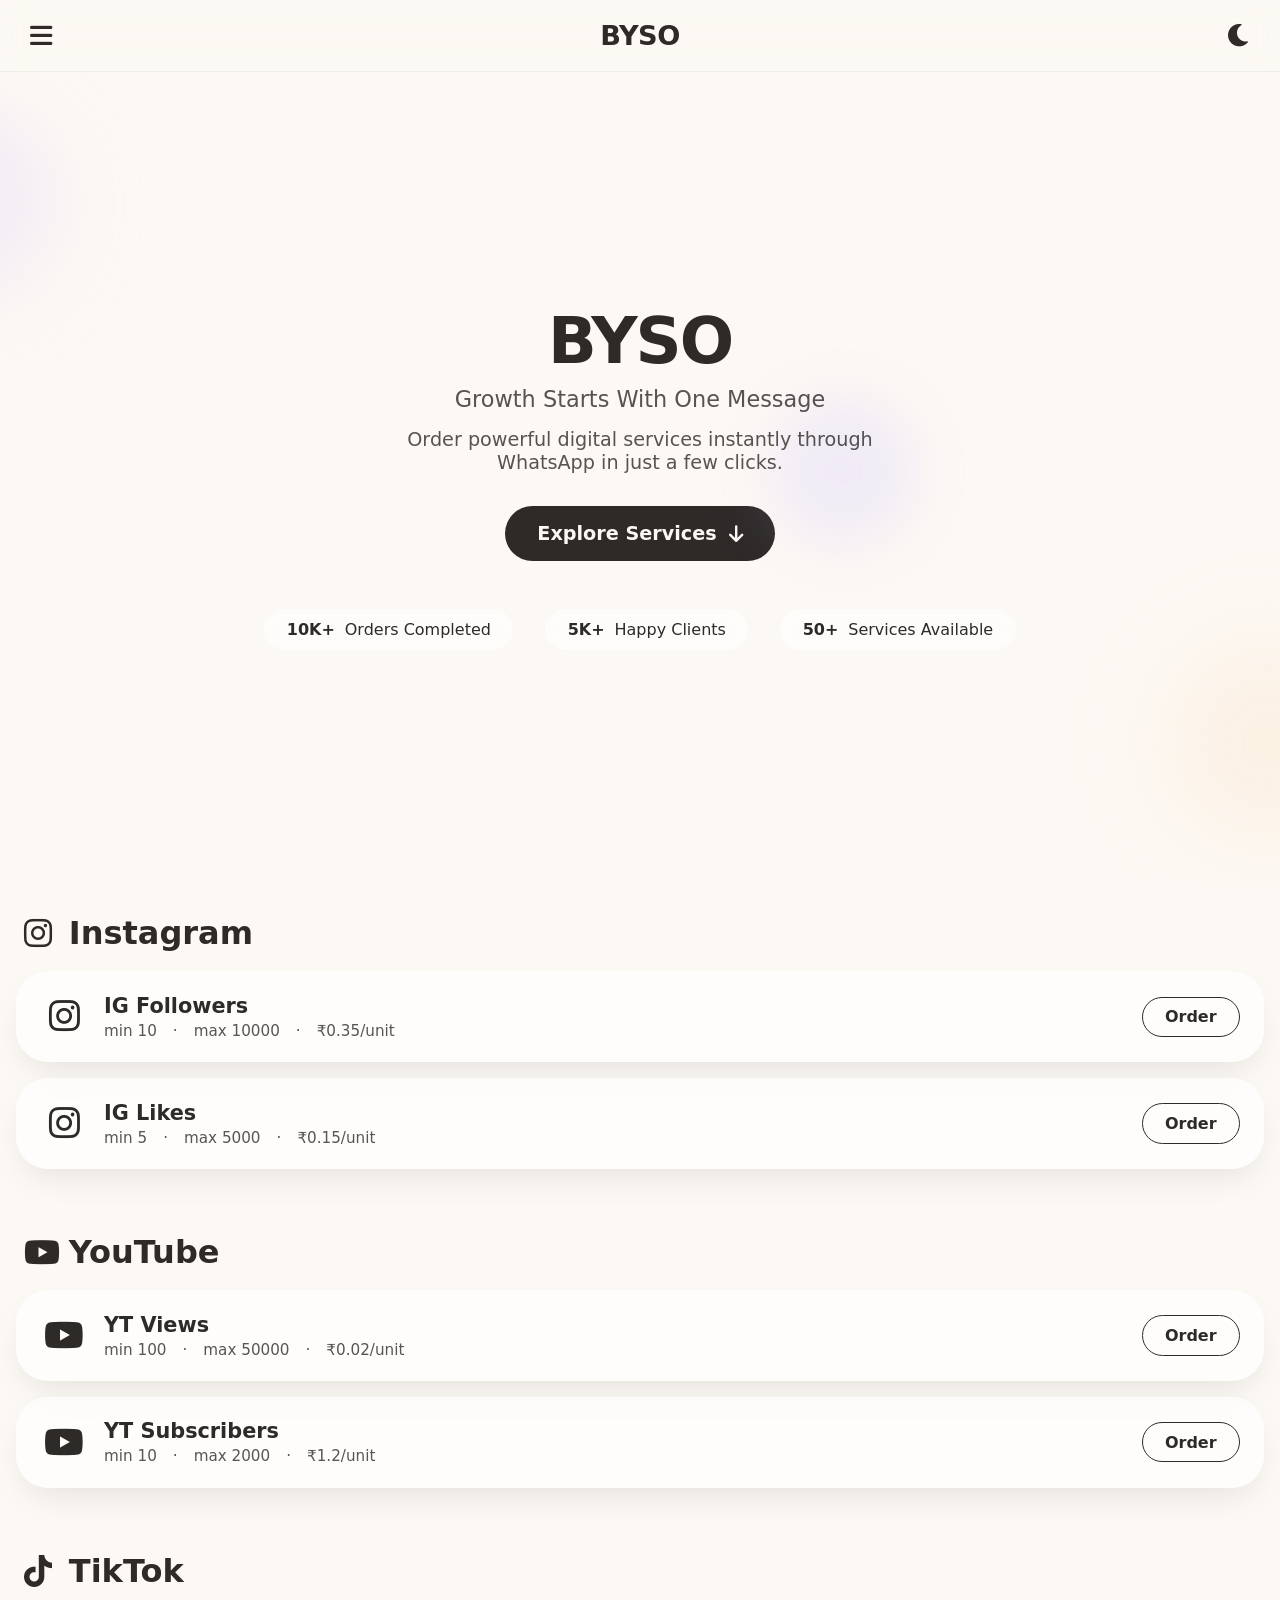
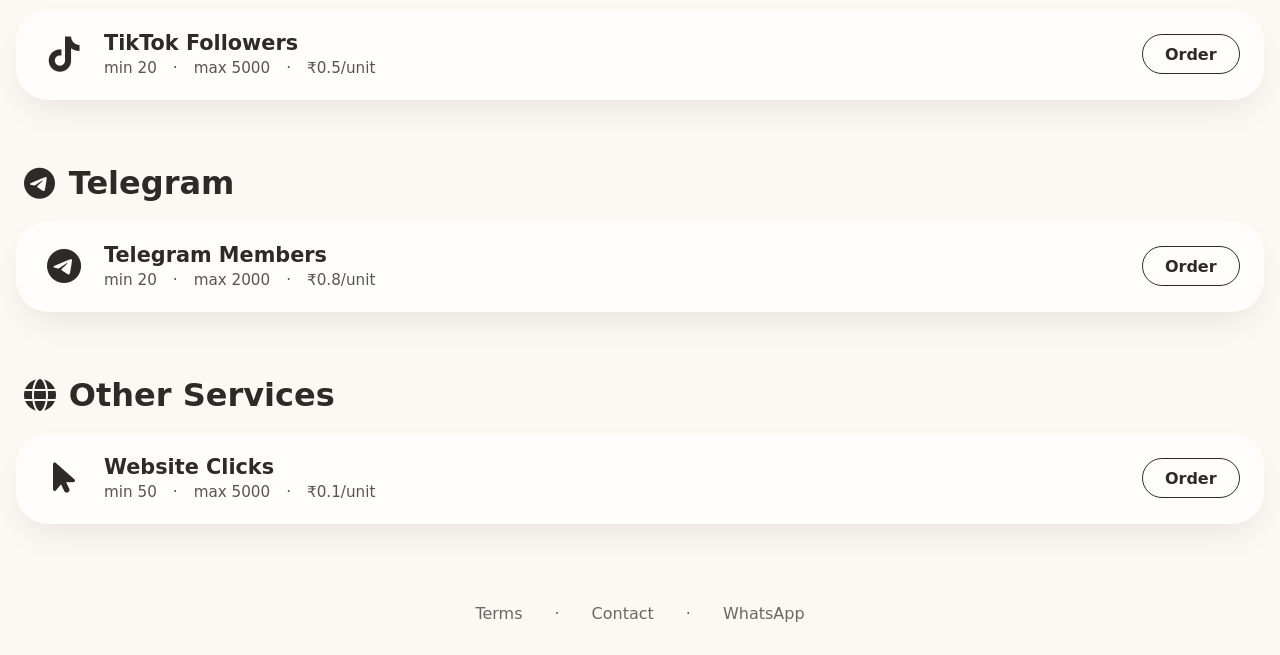
<file: index.html>
<!DOCTYPE html>
<html lang="en">
<head>
  <meta charset="UTF-8">
  <meta name="viewport" content="width=device-width, initial-scale=1.0, maximum-scale=1.0, user-scalable=yes">
  <title>BYSO · premium digital services</title>
  <!-- Font Awesome 6 (free) -->
  <link rel="stylesheet" href="https://cdnjs.cloudflare.com/ajax/libs/font-awesome/6.0.0-beta3/css/all.min.css">
  <link rel="stylesheet" href="style.css">
</head>
<body class="light-theme">

  <!-- mobile left hamburger menu -->
  <div class="menu-overlay" id="menuOverlay"></div>
  <div class="menu-panel" id="menuPanel">
    <div class="menu-header">
      <span class="menu-close" id="menuClose"><i class="fas fa-times"></i></span>
    </div>
    <ul class="menu-items">
      <li><a href="index.html"><i class="fas fa-home"></i> Home</a></li>
      <li><a href="#services" id="menuServices"><i class="fas fa-th-large"></i> Services</a></li>
      <li><a href="terms.html"><i class="fas fa-file-contract"></i> Terms & Conditions</a></li>
      <li><a href="#" id="menuOrderHistory"><i class="fas fa-history"></i> Order History</a></li>
    </ul>
    <div class="menu-footer">
      <a href="terms.html">Terms</a> · <a href="#">Contact</a> · <a href="https://wa.me/6282298431688" target="_blank">WhatsApp</a>
    </div>
  </div>

  <!-- fixed header -->
  <header class="app-header">
    <div class="header-left">
      <button class="hamburger" id="hamburgerBtn"><i class="fas fa-bars"></i></button>
    </div>
    <div class="header-logo">BYSO</div>
    <div class="header-right">
      <button class="theme-toggle" id="themeToggle"><i class="fas fa-moon"></i></button>
    </div>
  </header>

  <!-- main content -->
  <main id="main">
    <!-- hero section -->
    <section class="hero">
      <div class="floating-elements">
        <div class="floating-shape shape1"></div>
        <div class="floating-shape shape2"></div>
        <div class="floating-shape shape3"></div>
      </div>
      <h1 class="hero-title">BYSO</h1>
      <p class="hero-tagline">Growth Starts With One Message</p>
      <p class="hero-description">Order powerful digital services instantly through WhatsApp in just a few clicks.</p>
      <a href="#services" class="cta-button explore-btn">Explore Services <i class="fas fa-arrow-down"></i></a>
      <div class="stats-row">
        <div class="stat-item"><span class="stat-num">10K+</span> Orders Completed</div>
        <div class="stat-item"><span class="stat-num">5K+</span> Happy Clients</div>
        <div class="stat-item"><span class="stat-num">50+</span> Services Available</div>
      </div>
    </section>

    <!-- services sections (dynamic) -->
    <section id="services" class="services-container">
      <!-- filled by js -->
    </section>

    <!-- order history modal -->
    <div class="modal" id="historyModal">
      <div class="modal-content">
        <div class="modal-header">
          <h3>Order History</h3>
          <span class="modal-close" id="closeHistoryModal"><i class="fas fa-times"></i></span>
        </div>
        <div class="modal-body" id="historyList">
          <!-- js filled -->
        </div>
      </div>
    </div>

    <!-- order flow modal (step by step) -->
    <div class="modal" id="orderModal">
      <div class="modal-content">
        <div class="modal-header">
          <h3 id="orderServiceName">-</h3>
          <span class="modal-close" id="closeOrderModal"><i class="fas fa-times"></i></span>
        </div>
        <div class="modal-body" id="orderModalBody">
          <!-- dynamic steps -->
        </div>
      </div>
    </div>

    <!-- toast for messages -->
    <div class="toast" id="toastMsg">Message</div>
  </main>

  <footer class="app-footer">
    <a href="terms.html">Terms</a> · <a href="#">Contact</a> · <a href="https://wa.me/6282298431688" target="_blank">WhatsApp</a>
  </footer>

  <script src="script.js"></script>
</body>
</html>
</file>
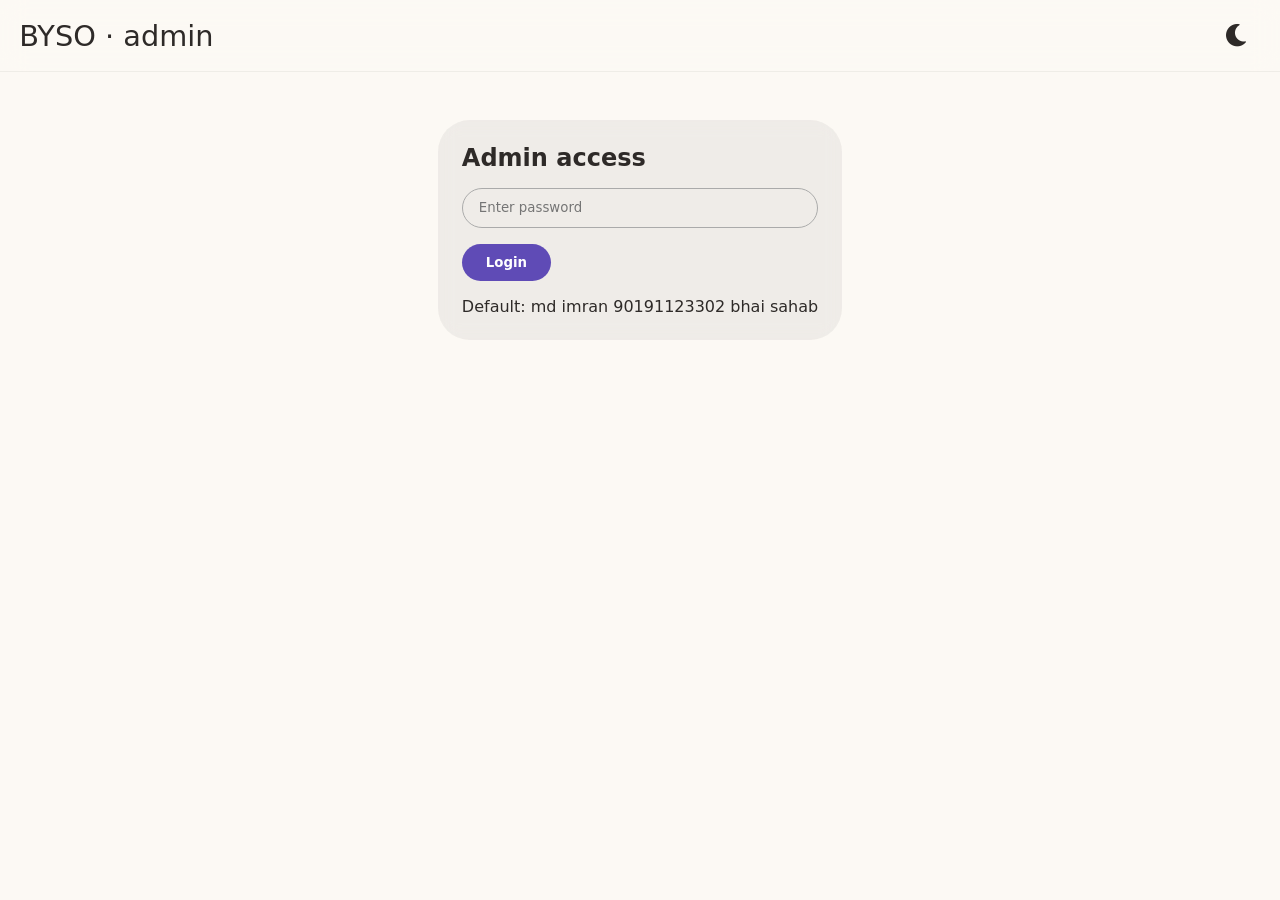
<file: admin.html>
<!-- admin.html – admin panel with password protection and full management -->
<!DOCTYPE html>
<html lang="en">
<head>
  <meta charset="UTF-8">
  <meta name="viewport" content="width=device-width, initial-scale=1.0">
  <title>BYSO · admin</title>
  <link rel="stylesheet" href="https://cdnjs.cloudflare.com/ajax/libs/font-awesome/6.0.0-beta3/css/all.min.css">
  <link rel="stylesheet" href="style.css">
  <style>
    .admin-container { padding: 1.5rem; max-width: 600px; margin: 0 auto; }
    .hidden { display: none !important; }
    .admin-card { background: rgba(128,128,128,0.1); backdrop-filter: blur(10px); border-radius: 32px; padding: 1.5rem; margin: 1.5rem 0; }
    .admin-row { display: flex; gap: 1rem; align-items: center; flex-wrap: wrap; margin: 1rem 0; }
    button, .button { background: #5f4bb6; border: none; color: white; padding: 0.7rem 1.5rem; border-radius: 40px; font-weight: 600; cursor: pointer; }
    input, select { padding: 0.7rem 1rem; border-radius: 30px; border: 1px solid #aaa; background: transparent; color: inherit; width: 100%; }
    .danger { background: #b64b4b; }
    .service-item { display: flex; justify-content: space-between; align-items: center; margin: 0.5rem 0; background: rgba(0,0,0,0.05); padding: 0.5rem 1rem; border-radius: 60px; }
  </style>
</head>
<body class="light-theme">
  <header class="app-header"><span style="font-size:1.8rem;">BYSO · admin</span><button class="theme-toggle" id="themeToggle"><i class="fas fa-moon"></i></button></header>
  <main class="admin-container" id="adminMain">
    <!-- login form -->
    <div id="loginBox" class="admin-card">
      <h2>Admin access</h2>
      <input type="password" id="adminPassInput" placeholder="Enter password" style="margin: 1rem 0;">
      <button id="loginBtn">Login</button>
      <p style="margin-top:1rem;">Default: md imran 90191123302 bhai sahab</p>
    </div>
    <!-- admin panel (hidden) -->
    <div id="adminPanel" class="hidden">
      <div class="admin-card">
        <h3>➕ Add new service</h3>
        <select id="catSelect"></select>
        <input type="text" id="serviceName" placeholder="Service name" />
        <div style="display:flex; gap:0.5rem; flex-wrap:wrap;">
          <input type="number" id="minQty" placeholder="Min" />
          <input type="number" id="maxQty" placeholder="Max" />
          <input type="number" step="0.01" id="pricePer" placeholder="Price/unit" />
        </div>
        <input type="text" id="iconClass" placeholder="Icon class (fab fa-instagram)" />
        <button id="addServiceBtn">Add service</button>
      </div>

      <div class="admin-card">
        <h3>📦 Manage services</h3>
        <div id="serviceList"></div>
      </div>

      <div class="admin-card">
        <h3>💰 Price checker</h3>
        <select id="checkServiceSelect"></select>
        <input type="number" id="checkQty" placeholder="Quantity" />
        <p>Total: ₹<span id="checkResult">0.00</span></p>
        <button id="checkPriceBtn">Calculate</button>
      </div>

      <div class="admin-card">
        <h3>🔐 Change admin password</h3>
        <input type="password" id="newPass" placeholder="new password" />
        <button id="changePassBtn">Update</button>
      </div>

      <button id="logoutBtn" class="danger">Logout</button>
    </div>
  </main>
  <script>
    (function() {
      const STORAGE_PASS = 'byso_admin_pass';
      const defaultPass = 'md imran 90191123302 bhai sahab';
      if (!localStorage.getItem(STORAGE_PASS)) localStorage.setItem(STORAGE_PASS, defaultPass);

      // services from localStorage (same as main)
      function loadServices() {
        const stored = localStorage.getItem('byso_services');
        return stored ? JSON.parse(stored) : [
          { id: 'i1', category: 'Instagram', name: 'IG Followers', min: 10, max: 10000, price: 0.35, icon: 'fab fa-instagram' },
          { id: 'i2', category: 'Instagram', name: 'IG Likes', min: 5, max: 5000, price: 0.15, icon: 'fab fa-instagram' },
          { id: 'y1', category: 'YouTube', name: 'YT Views', min: 100, max: 50000, price: 0.02, icon: 'fab fa-youtube' },
          { id: 'y2', category: 'YouTube', name: 'YT Subscribers', min: 10, max: 2000, price: 1.2, icon: 'fab fa-youtube' },
          { id: 't1', category: 'TikTok', name: 'TikTok Followers', min: 20, max: 5000, price: 0.5, icon: 'fab fa-tiktok' },
          { id: 'tg1', category: 'Telegram', name: 'Telegram Members', min: 20, max: 2000, price: 0.8, icon: 'fab fa-telegram' },
          { id: 'o1', category: 'Other Services', name: 'Website Clicks', min: 50, max: 5000, price: 0.1, icon: 'fas fa-mouse-pointer' }
        ];
      }
      let services = loadServices();

      function saveServices() {
        localStorage.setItem('byso_services', JSON.stringify(services));
      }

      // categories (fixed)
      const categories = ['Instagram','YouTube','TikTok','Telegram','Other Services'];

      // UI elements
      const loginBox = document.getElementById('loginBox');
      const adminPanel = document.getElementById('adminPanel');
      const loginBtn = document.getElementById('loginBtn');
      const passInput = document.getElementById('adminPassInput');
      const logoutBtn = document.getElementById('logoutBtn');

      function checkLogin() {
        if (sessionStorage.getItem('admin_logged') === 'yes') {
          loginBox.classList.add('hidden');
          adminPanel.classList.remove('hidden');
          loadAdminData();
        } else {
          loginBox.classList.remove('hidden');
          adminPanel.classList.add('hidden');
        }
      }

      loginBtn.addEventListener('click', () => {
        const entered = passInput.value;
        const correct = localStorage.getItem(STORAGE_PASS);
        if (entered === correct) {
          sessionStorage.setItem('admin_logged', 'yes');
          checkLogin();
        } else { alert('Wrong password'); }
      });

      logoutBtn.addEventListener('click', () => {
        sessionStorage.removeItem('admin_logged');
        checkLogin();
      });

      // load admin interface (populate selects, service list)
      function loadAdminData() {
        const catSelect = document.getElementById('catSelect');
        catSelect.innerHTML = categories.map(c => `<option value="${c}">${c}</option>`).join('');

        // service list
        const container = document.getElementById('serviceList');
        function renderServiceList() {
          container.innerHTML = services.map(s => `
            <div class="service-item">
              <span><i class="${s.icon}"></i> ${s.name} (${s.category}) min=${s.min} max=${s.max} ₹${s.price}</span>
              <div>
                <button class="edit-service" data-id="${s.id}"><i class="fas fa-edit"></i></button>
                <button class="delete-service" data-id="${s.id}"><i class="fas fa-trash"></i></button>
              </div>
            </div>
          `).join('');
          // attach delete
          document.querySelectorAll('.delete-service').forEach(btn => {
            btn.addEventListener('click', (e) => {
              const id = e.target.closest('button').dataset.id;
              services = services.filter(s => s.id !== id);
              saveServices();
              renderServiceList();
              loadCheckServiceSelect();
            });
          });
          // simplistic edit: prompt (for demo)
          document.querySelectorAll('.edit-service').forEach(btn => {
            btn.addEventListener('click', (e) => {
              const id = e.target.closest('button').dataset.id;
              const svc = services.find(s => s.id === id);
              if (!svc) return;
              const newName = prompt('Edit name', svc.name);
              if (newName) svc.name = newName;
              const newMin = prompt('min', svc.min);
              if (newMin) svc.min = parseInt(newMin);
              const newMax = prompt('max', svc.max);
              if (newMax) svc.max = parseInt(newMax);
              const newPrice = prompt('price per unit', svc.price);
              if (newPrice) svc.price = parseFloat(newPrice);
              saveServices();
              renderServiceList();
              loadCheckServiceSelect();
            });
          });
        }
        renderServiceList();

        // price checker service dropdown
        function loadCheckServiceSelect() {
          const checkSel = document.getElementById('checkServiceSelect');
          checkSel.innerHTML = services.map(s => `<option value="${s.id}">${s.name}</option>`).join('');
        }
        loadCheckServiceSelect();

        document.getElementById('checkPriceBtn').addEventListener('click', () => {
          const selId = document.getElementById('checkServiceSelect').value;
          const qty = parseFloat(document.getElementById('checkQty').value) || 0;
          const svc = services.find(s => s.id === selId);
          if (svc) {
            document.getElementById('checkResult').innerText = (qty * svc.price).toFixed(2);
          }
        });

        // add service
        document.getElementById('addServiceBtn').addEventListener('click', () => {
          const cat = document.getElementById('catSelect').value;
          const name = document.getElementById('serviceName').value.trim();
          const min = parseInt(document.getElementById('minQty').value);
          const max = parseInt(document.getElementById('maxQty').value);
          const price = parseFloat(document.getElementById('pricePer').value);
          const icon = document.getElementById('iconClass').value.trim() || 'fas fa-star';
          if (!name || isNaN(min) || isNaN(max) || isNaN(price)) return alert('fill all');
          const newId = Date.now() + '-' + Math.random().toString(36).substring(2);
          services.push({ id: newId, category: cat, name, min, max, price, icon });
          saveServices();
          renderServiceList();
          loadCheckServiceSelect();
          // clear
          document.getElementById('serviceName').value = '';
          document.getElementById('minQty').value = '';
          document.getElementById('maxQty').value = '';
          document.getElementById('pricePer').value = '';
        });

        // change password
        document.getElementById('changePassBtn').addEventListener('click', () => {
          const newp = document.getElementById('newPass').value;
          if (newp) { localStorage.setItem(STORAGE_PASS, newp); alert('password updated'); }
        });
      }

      checkLogin();

      // theme toggle
      const toggle = document.getElementById('themeToggle');
      const body = document.body;
      if (localStorage.getItem('byso_theme')==='dark') { body.classList.replace('light-theme','dark-theme'); toggle.innerHTML='<i class="fas fa-sun"></i>'; }
      toggle.addEventListener('click',()=>{
        body.classList.toggle('light-theme'); body.classList.toggle('dark-theme');
        const isDark=body.classList.contains('dark-theme');
        toggle.innerHTML=isDark?'<i class="fas fa-sun"></i>':'<i class="fas fa-moon"></i>';
        localStorage.setItem('byso_theme',isDark?'dark':'light');
      });
    })();
  </script>
</body>
</html>
</file>
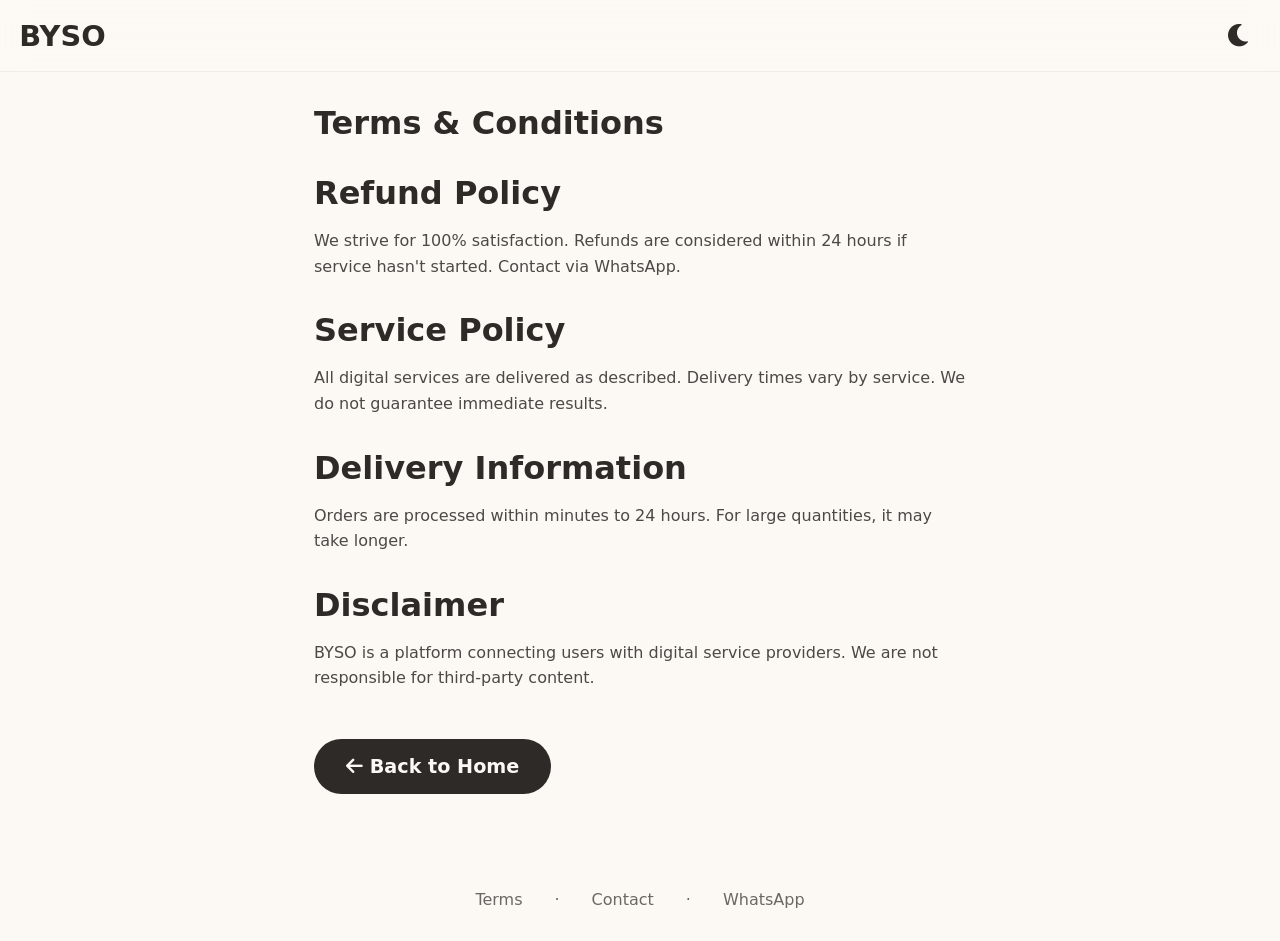
<file: terms.html>
<!-- terms.html – separate page -->
<!DOCTYPE html>
<html lang="en">
<head>
  <meta charset="UTF-8">
  <meta name="viewport" content="width=device-width, initial-scale=1.0">
  <title>BYSO · terms</title>
  <link rel="stylesheet" href="https://cdnjs.cloudflare.com/ajax/libs/font-awesome/6.0.0-beta3/css/all.min.css">
  <link rel="stylesheet" href="style.css">
  <style>
    .terms-content { padding: 2rem 1.5rem; max-width: 700px; margin: 0 auto; }
    .terms-content h2 { font-size: 2rem; margin: 2rem 0 1rem; }
    .terms-content p { margin-bottom: 1rem; line-height: 1.6; opacity: 0.85; }
    .back-home { display: inline-block; margin: 2rem 0; }
  </style>
</head>
<body class="light-theme">
  <header class="app-header" style="justify-content: space-between;">
    <a href="index.html" style="font-size:1.8rem; font-weight:600; text-decoration:none; color:inherit;">BYSO</a>
    <button class="theme-toggle" id="themeToggle"><i class="fas fa-moon"></i></button>
  </header>
  <main class="terms-content">
    <h1>Terms & Conditions</h1>
    <h2>Refund Policy</h2>
    <p>We strive for 100% satisfaction. Refunds are considered within 24 hours if service hasn't started. Contact via WhatsApp.</p>
    <h2>Service Policy</h2>
    <p>All digital services are delivered as described. Delivery times vary by service. We do not guarantee immediate results.</p>
    <h2>Delivery Information</h2>
    <p>Orders are processed within minutes to 24 hours. For large quantities, it may take longer.</p>
    <h2>Disclaimer</h2>
    <p>BYSO is a platform connecting users with digital service providers. We are not responsible for third-party content.</p>
    <a href="index.html" class="cta-button back-home"><i class="fas fa-arrow-left"></i> Back to Home</a>
  </main>
  <footer class="app-footer"><a href="terms.html">Terms</a> · <a href="#">Contact</a> · <a href="https://wa.me/6282298431688">WhatsApp</a></footer>
  <script>
    const toggle = document.getElementById('themeToggle');
    const body = document.body;
    if (localStorage.getItem('byso_theme')==='dark') { body.classList.replace('light-theme','dark-theme'); toggle.innerHTML='<i class="fas fa-sun"></i>'; }
    toggle.addEventListener('click',()=>{
      body.classList.toggle('light-theme'); body.classList.toggle('dark-theme');
      const isDark=body.classList.contains('dark-theme');
      toggle.innerHTML=isDark?'<i class="fas fa-sun"></i>':'<i class="fas fa-moon"></i>';
      localStorage.setItem('byso_theme',isDark?'dark':'light');
    });
  </script>
</body>
</html>
</file>
<file: style.css>
/* style.css – premium, mobile-first, light/dark theme */
* {
  margin: 0;
  padding: 0;
  box-sizing: border-box;
  font-family: system-ui, -apple-system, 'Segoe UI', Roboto, Helvetica, Arial, sans-serif;
}

body {
  transition: background-color 0.3s ease, color 0.3s ease;
  min-height: 100vh;
  display: flex;
  flex-direction: column;
  background: #faf7f2; /* light beige base */
  color: #2e2a28;
  position: relative;
  overflow-x: hidden;
}

/* LIGHT THEME (default) */
body.light-theme {
  background: #fcf9f4;
  color: #2e2a28;
}
body.light-theme .app-header {
  background: rgba(252, 249, 244, 0.7);
  backdrop-filter: blur(12px);
  border-bottom: 1px solid rgba(0,0,0,0.05);
}
body.light-theme .menu-panel {
  background: rgba(255, 250, 240, 0.95);
  backdrop-filter: blur(20px);
  border-right: 1px solid rgba(0,0,0,0.05);
}
body.light-theme .card {
  background: rgba(255, 255, 255, 0.6);
  backdrop-filter: blur(8px);
  box-shadow: 0 15px 35px -10px rgba(0,0,0,0.1);
}
body.light-theme .cta-button {
  background: #2e2a28;
  color: #fcf9f4;
}

/* DARK THEME (blue+purple neon) */
body.dark-theme {
  background: linear-gradient(145deg, #0b0c1a 0%, #14122b 100%);
  color: #e0dfff;
}
body.dark-theme .app-header {
  background: rgba(10, 8, 25, 0.7);
  backdrop-filter: blur(12px);
  border-bottom: 1px solid rgba(120, 100, 255, 0.2);
}
body.dark-theme .menu-panel {
  background: rgba(18, 14, 40, 0.95);
  backdrop-filter: blur(20px);
  border-right: 1px solid #3f3b7a;
}
body.dark-theme .card {
  background: rgba(20, 15, 45, 0.5);
  backdrop-filter: blur(10px);
  border: 1px solid rgba(130, 100, 255, 0.2);
  box-shadow: 0 20px 40px -15px #00000080, 0 0 0 1px #5f4bb6 inset;
}
body.dark-theme .cta-button {
  background: linear-gradient(45deg, #5f4bb6, #9070ff);
  color: white;
  box-shadow: 0 10px 25px -5px #5f4bb6;
}
body.dark-theme .stat-item {
  background: rgba(255,255,255,0.05);
  backdrop-filter: blur(4px);
}

/* header */
.app-header {
  position: sticky;
  top: 0;
  z-index: 100;
  display: flex;
  justify-content: space-between;
  align-items: center;
  padding: 0.85rem 1.2rem;
  backdrop-filter: blur(16px);
  transition: all 0.2s;
}
.header-logo {
  font-size: 1.7rem;
  font-weight: 600;
  letter-spacing: -0.5px;
}
.hamburger, .theme-toggle {
  background: none;
  border: none;
  font-size: 1.6rem;
  color: inherit;
  cursor: pointer;
  width: 44px; height: 44px;
  border-radius: 50%;
  display: flex;
  align-items: center;
  justify-content: center;
  transition: 0.2s;
}
.hamburger:active, .theme-toggle:active {
  background: rgba(128,128,128,0.15);
}

/* menu panel */
.menu-overlay {
  position: fixed;
  top:0; left:0; width:100%; height:100%;
  background: rgba(0,0,0,0.3);
  backdrop-filter: blur(4px);
  z-index: 200;
  opacity: 0;
  pointer-events: none;
  transition: 0.25s;
}
.menu-panel {
  position: fixed;
  top:0; left:-300px;
  width: 280px;
  height: 100vh;
  z-index: 250;
  backdrop-filter: blur(20px);
  padding: 2rem 1.5rem;
  transition: left 0.3s cubic-bezier(0.2, 0.9, 0.3, 1);
  display: flex;
  flex-direction: column;
}
.menu-panel.open {
  left: 0;
}
.menu-overlay.open {
  opacity: 1;
  pointer-events: auto;
}
.menu-header {
  display: flex;
  justify-content: flex-end;
  margin-bottom: 3rem;
}
.menu-close {
  font-size: 1.8rem;
  cursor: pointer;
  width: 44px; height:44px; display: flex; align-items: center; justify-content: center;
}
.menu-items {
  list-style: none;
  flex:1;
}
.menu-items li {
  margin-bottom: 2rem;
}
.menu-items a {
  text-decoration: none;
  font-size: 1.4rem;
  font-weight: 500;
  color: inherit;
  display: flex;
  align-items: center;
  gap: 1rem;
}
.menu-footer {
  margin-top: auto;
  display: flex;
  gap: 1.5rem;
  justify-content: center;
  opacity: 0.7;
}
.menu-footer a { color: inherit; text-decoration: none; font-size: 0.95rem;}

/* hero */
.hero {
  min-height: 90vh;
  display: flex;
  flex-direction: column;
  justify-content: center;
  align-items: center;
  text-align: center;
  padding: 2rem 1.5rem;
  position: relative;
  overflow: hidden;
}
.floating-elements {
  position: absolute;
  inset:0;
  pointer-events: none;
  z-index: 0;
}
.floating-shape {
  position: absolute;
  width: 200px;
  height: 200px;
  border-radius: 50%;
  background: radial-gradient(circle at 30% 30%, rgba(200,180,255,0.3), rgba(150,130,255,0));
  filter: blur(40px);
  animation: float 15s infinite alternate ease-in-out;
}
.shape1 { top: 5%; left: -10%; animation-duration: 18s; }
.shape2 { bottom: 0; right: -10%; width: 280px; height: 280px; background: radial-gradient(circle, rgba(255,200,150,0.25), transparent 70%); }
.shape3 { top: 40%; left: 60%; width: 150px; height: 150px; background: #c0b0ff30; filter: blur(30px); }
@keyframes float {
  0% { transform: translateY(0) scale(1); }
  100% { transform: translateY(-40px) scale(1.1); }
}
.hero-title {
  font-size: 4rem;
  font-weight: 700;
  letter-spacing: -2px;
  margin-bottom: 0.5rem;
  z-index: 2;
}
.hero-tagline {
  font-size: 1.4rem;
  font-weight: 400;
  opacity: 0.8;
  margin-bottom: 1rem;
}
.hero-description {
  font-size: 1.2rem;
  max-width: 500px;
  margin: 0 auto 2rem;
  opacity: 0.8;
}
.cta-button {
  display: inline-flex;
  align-items: center;
  gap: 0.75rem;
  padding: 1rem 2rem;
  border-radius: 60px;
  font-weight: 600;
  font-size: 1.2rem;
  text-decoration: none;
  transition: 0.25s;
  border: none;
  cursor: pointer;
  margin-bottom: 3rem;
}
.explore-btn:hover {
  transform: scale(1.02);
  box-shadow: 0 20px 35px -5px rgba(90,70,200,0.3);
}
.stats-row {
  display: flex;
  flex-wrap: wrap;
  justify-content: center;
  gap: 1.2rem 2rem;
  z-index: 2;
}
.stat-item {
  background: rgba(255,255,255,0.5);
  backdrop-filter: blur(6px);
  padding: 0.7rem 1.4rem;
  border-radius: 50px;
  font-size: 1rem;
  font-weight: 500;
}
.stat-num {
  font-weight: 700;
  margin-right: 0.3rem;
}

/* services sections */
.services-container {
  padding: 2rem 1rem;
  display: flex;
  flex-direction: column;
  gap: 3rem;
}
.category-section {
  margin-bottom: 1rem;
}
.category-title {
  display: flex;
  align-items: center;
  gap: 0.8rem;
  font-size: 2rem;
  font-weight: 600;
  margin-bottom: 1.2rem;
  padding-left: 0.5rem;
}
.category-title i {
  font-size: 2rem;
  width: 2rem;
}
.cards-grid {
  display: flex;
  flex-direction: column;
  gap: 1rem;
}
.card {
  border-radius: 32px;
  padding: 1.4rem 1.5rem;
  transition: all 0.25s ease;
  display: flex;
  align-items: center;
  gap: 1rem;
  backdrop-filter: blur(8px);
}
.card:hover {
  transform: translateY(-4px) scale(1.01);
  box-shadow: 0 30px 45px -15px rgba(90,70,200,0.3);
}
.card-icon {
  font-size: 2.2rem;
  width: 3rem;
  text-align: center;
}
.card-info {
  flex: 1;
}
.card-name {
  font-weight: 700;
  font-size: 1.3rem;
  margin-bottom: 0.25rem;
}
.card-details {
  display: flex;
  flex-wrap: wrap;
  gap: 0.4rem 1rem;
  font-size: 0.95rem;
  opacity: 0.8;
}
.order-btn {
  background: none;
  border: 1.5px solid currentColor;
  padding: 0.6rem 1.4rem;
  border-radius: 40px;
  font-weight: 600;
  font-size: 1rem;
  color: inherit;
  cursor: pointer;
  transition: 0.2s;
  white-space: nowrap;
}
.order-btn:hover {
  background: currentColor;
  color: #121212;
}

/* modal */
.modal {
  display: none;
  position: fixed;
  top: 0; left: 0; width: 100%; height: 100%;
  background: rgba(0,0,0,0.4);
  backdrop-filter: blur(8px);
  z-index: 400;
  align-items: flex-end;
  justify-content: center;
}
.modal.show {
  display: flex;
}
.modal-content {
  width: 100%;
  max-width: 500px;
  background: inherit;
  backdrop-filter: blur(32px);
  border-radius: 40px 40px 0 0;
  padding: 2rem 1.5rem;
  color: inherit;
  box-shadow: 0 -10px 40px rgba(0,0,0,0.2);
  animation: slideUp 0.3s ease;
}
@keyframes slideUp {
  from { transform: translateY(100%); }
  to { transform: translateY(0); }
}
.modal-header {
  display: flex;
  justify-content: space-between;
  align-items: center;
  font-size: 1.5rem;
  margin-bottom: 1.5rem;
}
.modal-close {
  font-size: 1.8rem;
  cursor: pointer;
  width: 44px; height:44px; display: flex; align-items: center; justify-content: center;
}
.modal-body {
  display: flex;
  flex-direction: column;
  gap: 1.5rem;
}
.input-group {
  display: flex;
  flex-direction: column;
  gap: 0.5rem;
}
.input-group input {
  padding: 1rem;
  border-radius: 30px;
  border: 1px solid rgba(128,128,128,0.3);
  background: rgba(255,255,255,0.15);
  backdrop-filter: blur(4px);
  color: inherit;
  font-size: 1rem;
}
.buy-btn {
  background: #25D366;
  color: white;
  border: none;
  padding: 1.2rem;
  border-radius: 60px;
  font-weight: 700;
  font-size: 1.2rem;
  display: flex;
  align-items: center;
  justify-content: center;
  gap: 0.5rem;
  margin-top: 1rem;
  cursor: pointer;
}
/* history list */
.history-item {
  background: rgba(255,255,255,0.08);
  border-radius: 24px;
  padding: 1rem;
  border: 1px solid rgba(255,255,255,0.1);
}
/* toast */
.toast {
  position: fixed;
  bottom: 30px; left: 20px; right: 20px;
  background: #333;
  color: white;
  text-align: center;
  padding: 1rem;
  border-radius: 60px;
  opacity: 0;
  transition: 0.2s;
  pointer-events: none;
  z-index: 500;
  max-width: 400px;
  margin: 0 auto;
}
.toast.show {
  opacity: 0.9;
}
body.dark-theme .toast { background: #2b1e4a; }
footer {
  text-align: center;
  padding: 2rem;
  display: flex;
  gap: 2rem;
  justify-content: center;
  opacity: 0.7;
}
footer a { color: inherit; text-decoration: none; }
</file>
